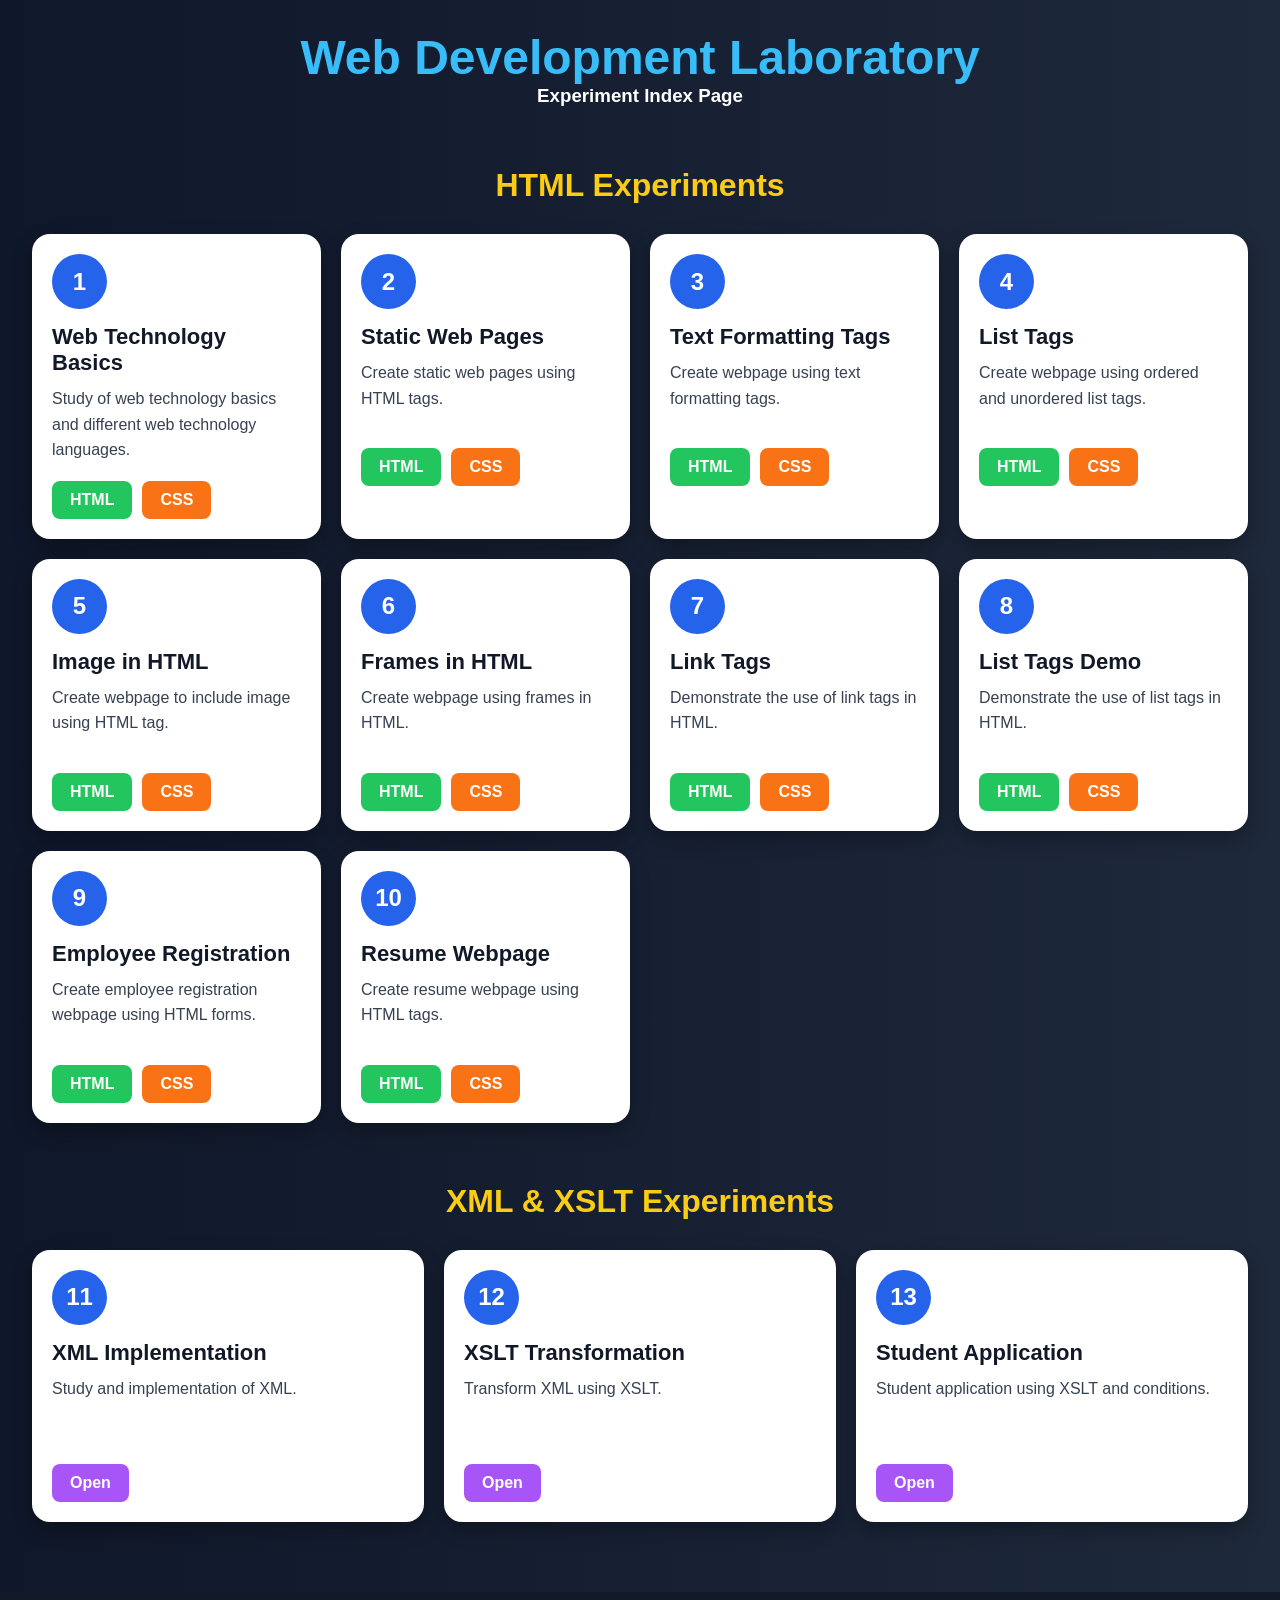
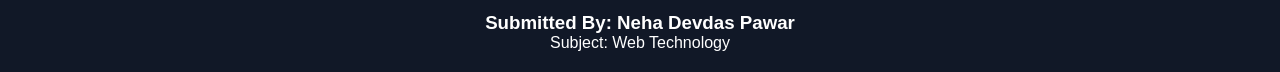
<file: index.html>
<!DOCTYPE html>
<html>

<head>

    <title>Web Development Laboratory</title>

    <!-- CSS FILES -->

    <link rel="stylesheet" href="style.css">
    <link rel="stylesheet" href="styles.css">

</head>

<body>

    <!-- HEADER -->

    <div class="header">

        <h1>Web Development Laboratory</h1>

        <h3>Experiment Index Page</h3>

    </div>

    <!-- HTML SECTION -->

    <div class="section-title">

        <h2>HTML Experiments</h2>

    </div>

    <!-- CARD CONTAINER -->

    <div class="card-container">

        <!-- EXP 1 -->

        <div class="card">

            <div class="exp-number">1</div>

            <h2>Web Technology Basics</h2>

            <p>
                Study of web technology basics and different web technology languages.
            </p>

            <div class="btn-group">

                <a href="ex1.html" class="btn html-btn">HTML</a>

                <a href="exp1.html" class="btn css-btn">CSS</a>

            </div>

        </div>

        <!-- EXP 2 -->

        <div class="card">

            <div class="exp-number">2</div>

            <h2>Static Web Pages</h2>

            <p>
                Create static web pages using HTML tags.
            </p>

            <div class="btn-group">

                <a href="ex2.html" class="btn html-btn">HTML</a>

                <a href="exp2.html" class="btn css-btn">CSS</a>

            </div>

        </div>

        <!-- EXP 3 -->

        <div class="card">

            <div class="exp-number">3</div>

            <h2>Text Formatting Tags</h2>

            <p>
                Create webpage using text formatting tags.
            </p>

            <div class="btn-group">

                <a href="ex3.html" class="btn html-btn">HTML</a>

                <a href="exp3.html" class="btn css-btn">CSS</a>

            </div>

        </div>

        <!-- EXP 4 -->

        <div class="card">

            <div class="exp-number">4</div>

            <h2>List Tags</h2>

            <p>
                Create webpage using ordered and unordered list tags.
            </p>

            <div class="btn-group">

                <a href="ex4.html" class="btn html-btn">HTML</a>

                <a href="exp4.html" class="btn css-btn">CSS</a>

            </div>

        </div>

        <!-- EXP 5 -->

        <div class="card">

            <div class="exp-number">5</div>

            <h2>Image in HTML</h2>

            <p>
                Create webpage to include image using HTML tag.
            </p>

            <div class="btn-group">

                <a href="ex5.html" class="btn html-btn">HTML</a>

                <a href="exp5.html" class="btn css-btn">CSS</a>

            </div>

        </div>

        <!-- EXP 6 -->

        <div class="card">

            <div class="exp-number">6</div>

            <h2>Frames in HTML</h2>

            <p>
                Create webpage using frames in HTML.
            </p>

            <div class="btn-group">

                <a href="ex6.html" class="btn html-btn">HTML</a>

                <a href="exp6.html" class="btn css-btn">CSS</a>

            </div>

        </div>

        <!-- EXP 7 -->

        <div class="card">

            <div class="exp-number">7</div>

            <h2>Link Tags</h2>

            <p>
                Demonstrate the use of link tags in HTML.
            </p>

            <div class="btn-group">

                <a href="ex7.html" class="btn html-btn">HTML</a>

                <a href="exp7.html" class="btn css-btn">CSS</a>

            </div>

        </div>

        <!-- EXP 8 -->

        <div class="card">

            <div class="exp-number">8</div>

            <h2>List Tags Demo</h2>

            <p>
                Demonstrate the use of list tags in HTML.
            </p>

            <div class="btn-group">

                <a href="ex8.html" class="btn html-btn">HTML</a>

                <a href="exp8.html" class="btn css-btn">CSS</a>

            </div>

        </div>

        <!-- EXP 9 -->

        <div class="card">

            <div class="exp-number">9</div>

            <h2>Employee Registration</h2>

            <p>
                Create employee registration webpage using HTML forms.
            </p>

            <div class="btn-group">

                <a href="ex9.html" class="btn html-btn">HTML</a>

                <a href="exp9.html" class="btn css-btn">CSS</a>

            </div>

        </div>

        <!-- EXP 10 -->

        <div class="card">

            <div class="exp-number">10</div>

            <h2>Resume Webpage</h2>

            <p>
                Create resume webpage using HTML tags.
            </p>

            <div class="btn-group">

                <a href="ex10.html" class="btn html-btn">HTML</a>

                <a href="exp10.html" class="btn css-btn">CSS</a>

            </div>

        </div>

    </div>

    <!-- XML SECTION -->

    <div class="section-title">

        <h2>XML & XSLT Experiments</h2>

    </div>

    <div class="card-container">

        <!-- EXP 11 -->

        <div class="card">

            <div class="exp-number">11</div>

            <h2>XML Implementation</h2>

            <p>
                Study and implementation of XML.
            </p>

            <div class="btn-group">

                <a href="exp11.xml" class="btn open-btn">Open</a>

            </div>

        </div>

        <!-- EXP 12 -->

        <div class="card">

            <div class="exp-number">12</div>

            <h2>XSLT Transformation</h2>

            <p>
                Transform XML using XSLT.
            </p>

            <div class="btn-group">

                <a href="exp12.xml" class="btn open-btn">Open</a>

            </div>

        </div>

        <!-- EXP 13 -->

        <div class="card">

            <div class="exp-number">13</div>

            <h2>Student Application</h2>

            <p>
                Student application using XSLT and conditions.
            </p>

            <div class="btn-group">

                <a href="exp13.xml" class="btn open-btn">Open</a>

            </div>

        </div>

    </div>

    <!-- FOOTER -->

    <div class="footer">

        <h3>Submitted By: Neha Devdas Pawar</h3>

        <p>Subject: Web Technology</p>

    </div>

</body>

</html>
</file>
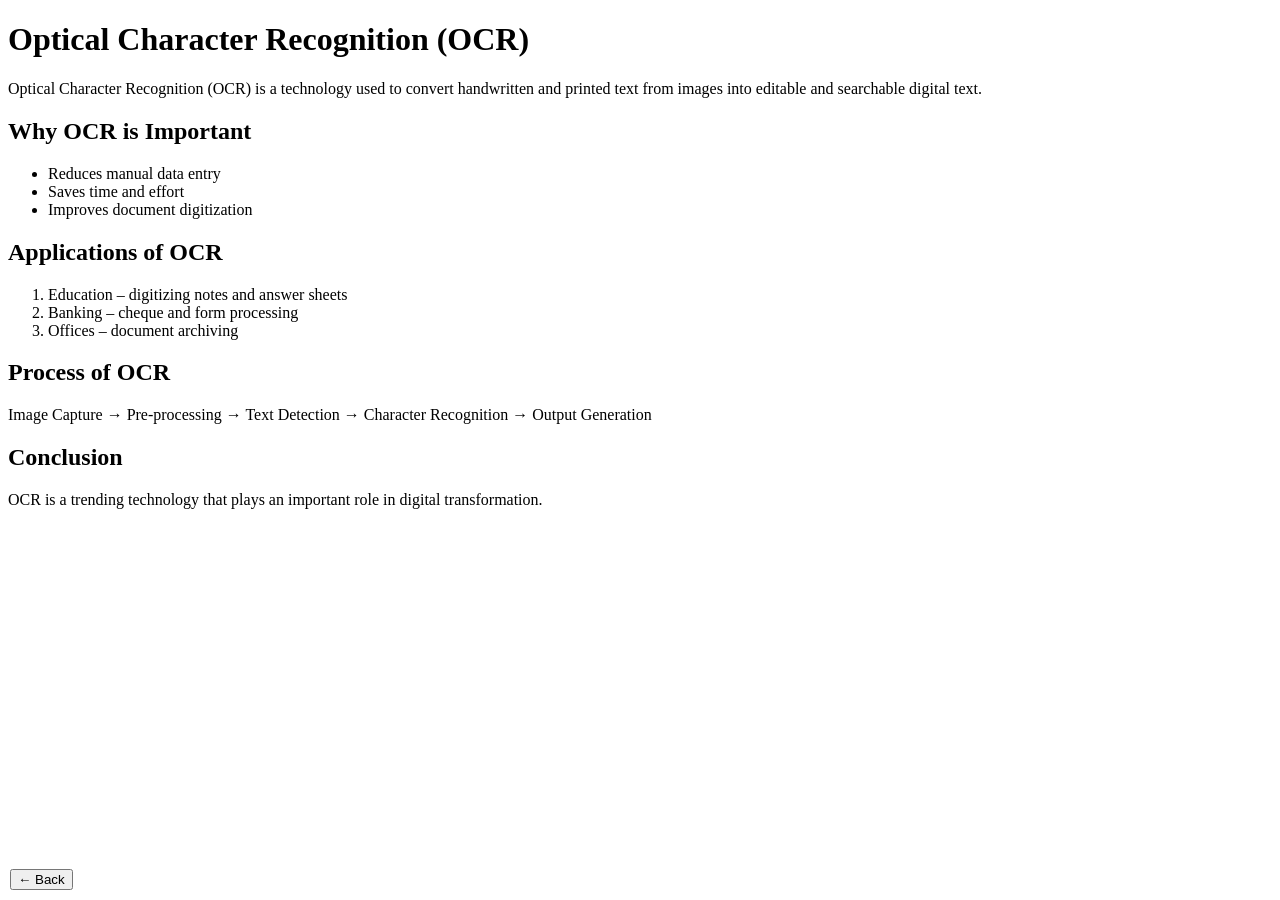
<file: ex1.html>
<!DOCTYPE html>
<html>
<head>
    <title>OCR Technology</title>
</head>
<body>

    <h1>Optical Character Recognition (OCR)</h1>

    <p>
        Optical Character Recognition (OCR) is a technology used to convert
        handwritten and printed text from images into editable and searchable
        digital text.
    </p>

    <h2>Why OCR is Important</h2>
    <ul>
        <li>Reduces manual data entry</li>
        <li>Saves time and effort</li>
        <li>Improves document digitization</li>
    </ul>

    <h2>Applications of OCR</h2>
    <ol>
        <li>Education – digitizing notes and answer sheets</li>
        <li>Banking – cheque and form processing</li>
        <li>Offices – document archiving</li>
    </ol>

    <h2>Process of OCR</h2>
    <p>
        Image Capture → Pre-processing → Text Detection →
        Character Recognition → Output Generation
    </p>

    <h2>Conclusion</h2>
    <p>
        OCR is a trending technology that plays an important role in
        digital transformation.
    </p>
<div style="position:fixed; bottom:10px; left:10px;">
    <a href="index.html">
        <button>← Back</button>
    </a>
</div>    
</body>


</html>
</file>
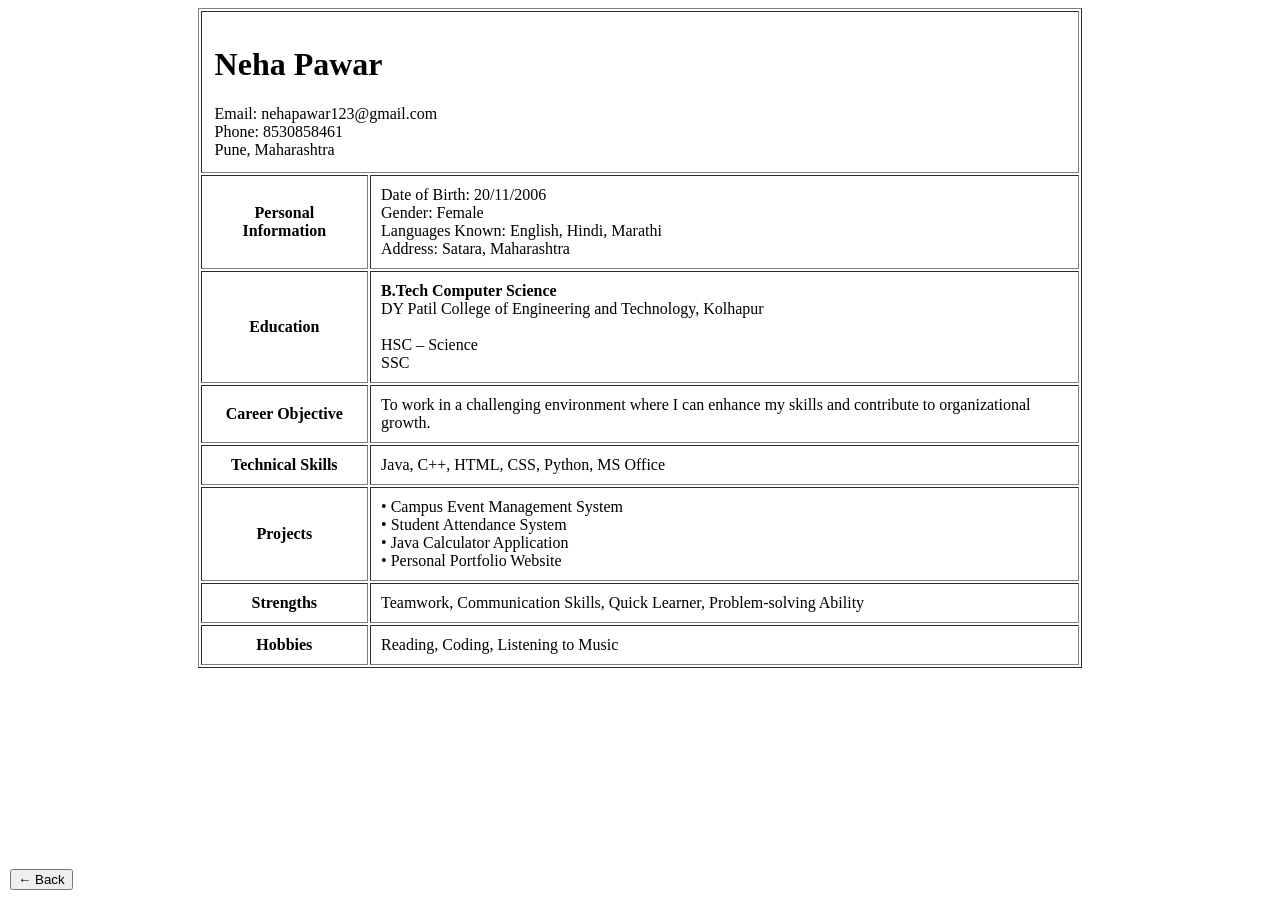
<file: ex10.html>
<!DOCTYPE html>
<html>
<head>
    <title>Aakanksha Patil Resume</title>
</head>
<body>

<center>
    <table border="1" width="70%" cellpadding="10">

        <!-- HEADER -->
        <tr>
            <td colspan="2">
                <table width="100%">
                    <tr>
                        <td>
                            <h1>Neha Pawar</h1>
                            Email: nehapawar123@gmail.com <br>
                            Phone: 8530858461 <br>
                            Pune, Maharashtra
                        </td>

                        <!-- IMAGE -->
                        
                    </tr>
                </table>
            </td>
        </tr>

        <!-- PERSONAL INFO -->
        <tr>
            <th>Personal Information</th>
            <td>
                Date of Birth: 20/11/2006<br>
                Gender: Female<br>
                Languages Known: English, Hindi, Marathi<br>
                Address: Satara, Maharashtra
            </td>
        </tr>

        <!-- EDUCATION -->
        <tr>
            <th>Education</th>
            <td>
                <b>B.Tech Computer Science</b><br>
                DY Patil College of Engineering and Technology, Kolhapur<br><br>
                HSC – Science<br>
                SSC
            </td>
        </tr>

        <!-- CAREER OBJECTIVE -->
        <tr>
            <th>Career Objective</th>
            <td>
                To work in a challenging environment where I can enhance my skills and contribute to organizational growth.
            </td>
        </tr>

        <!-- SKILLS -->
        <tr>
            <th>Technical Skills</th>
            <td>
                Java, C++, HTML, CSS, Python, MS Office
            </td>
        </tr>

        <!-- PROJECTS -->
        <tr>
            <th>Projects</th>
            <td>
                • Campus Event Management System<br>
                • Student Attendance System<br>
                • Java Calculator Application<br>
                • Personal Portfolio Website
            </td>
        </tr>

        <!-- STRENGTHS -->
        <tr>
            <th>Strengths</th>
            <td>
                Teamwork, Communication Skills, Quick Learner, Problem-solving Ability
            </td>
        </tr>

        <!-- HOBBIES -->
        <tr>
            <th>Hobbies</th>
            <td>
                Reading, Coding, Listening to Music
            </td>
        </tr>

    </table>
</center>

<div style="position:fixed; bottom:10px; left:10px;">
    <a href="index.html">
        <button>← Back</button>
    </a>
</div>   
</body>
</html>
</file>
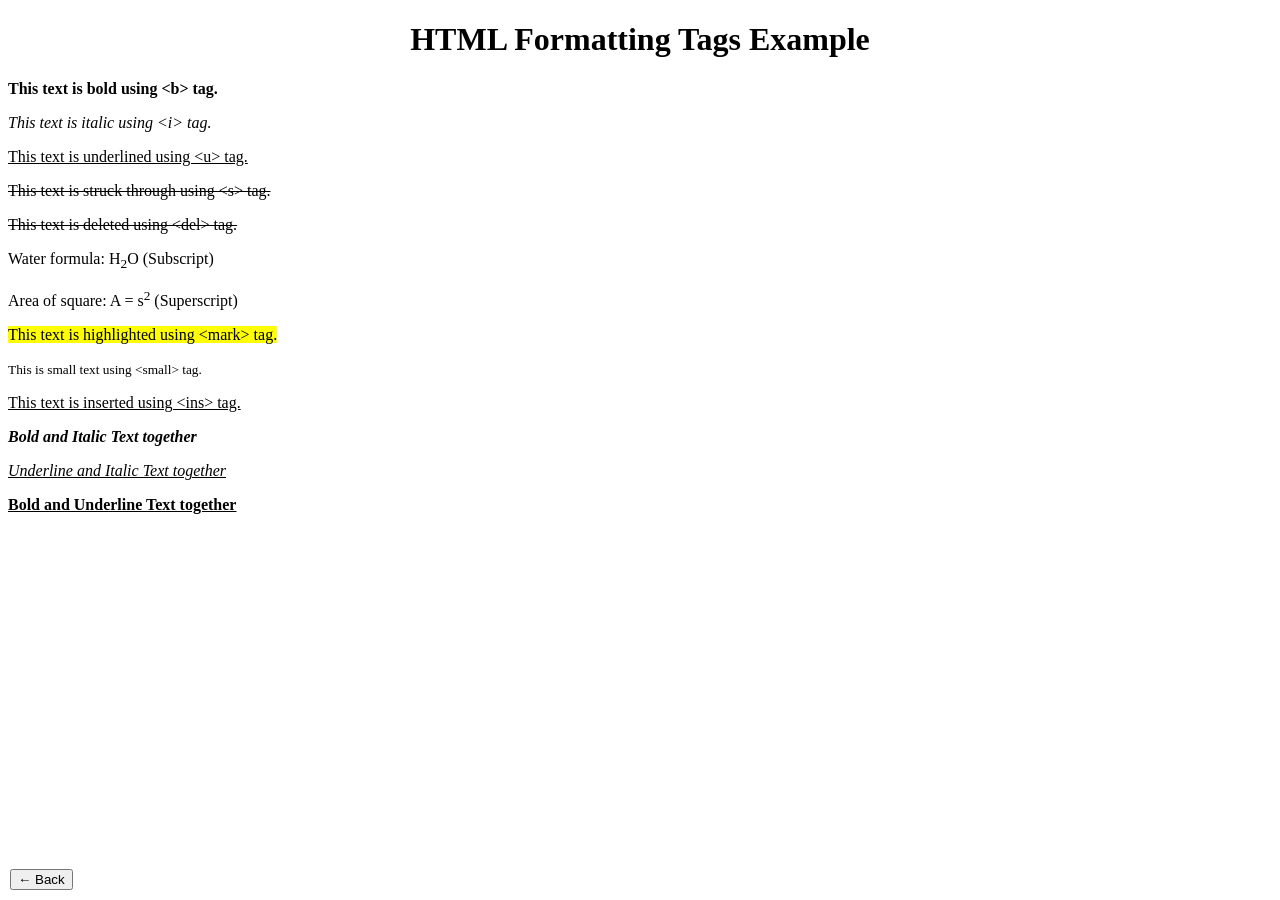
<file: ex3.html>
<!DOCTYPE html>
<html>
<head>
    <title>HTML Formatting Tags</title>
</head>
<body>

    <h1 align="center">HTML Formatting Tags Example</h1>

    <!-- Bold Text -->
    <p><b>This text is bold using &lt;b&gt; tag.</b></p>

    <!-- Italic Text -->
    <p><i>This text is italic using &lt;i&gt; tag.</i></p>

    <!-- Underlined Text -->
    <p><u>This text is underlined using &lt;u&gt; tag.</u></p>

    <!-- Strikethrough / Deleted Text -->
    <p><s>This text is struck through using &lt;s&gt; tag.</s></p>
    <p><del>This text is deleted using &lt;del&gt; tag.</del></p>

    <!-- Subscript Text -->
    <p>Water formula: H<sub>2</sub>O (Subscript)</p>

    <!-- Superscript Text -->
    <p>Area of square: A = s<sup>2</sup> (Superscript)</p>

    <!-- Highlighted Text -->
    <p><mark>This text is highlighted using &lt;mark&gt; tag.</mark></p>

    <!-- Small Text -->
    <p><small>This is small text using &lt;small&gt; tag.</small></p>

    <!-- Inserted Text -->
    <p><ins>This text is inserted using &lt;ins&gt; tag.</ins></p>

    <!-- Combined Formatting -->
    <p><b><i>Bold and Italic Text together</i></b></p>
    <p><u><i>Underline and Italic Text together</i></u></p>
    <p><b><u>Bold and Underline Text together</u></b></p>

    <div style="position:fixed; bottom:10px; left:10px;">
    <a href="index.html">
        <button>← Back</button>
    </a>
</div>   
</body>
</html>
</file>
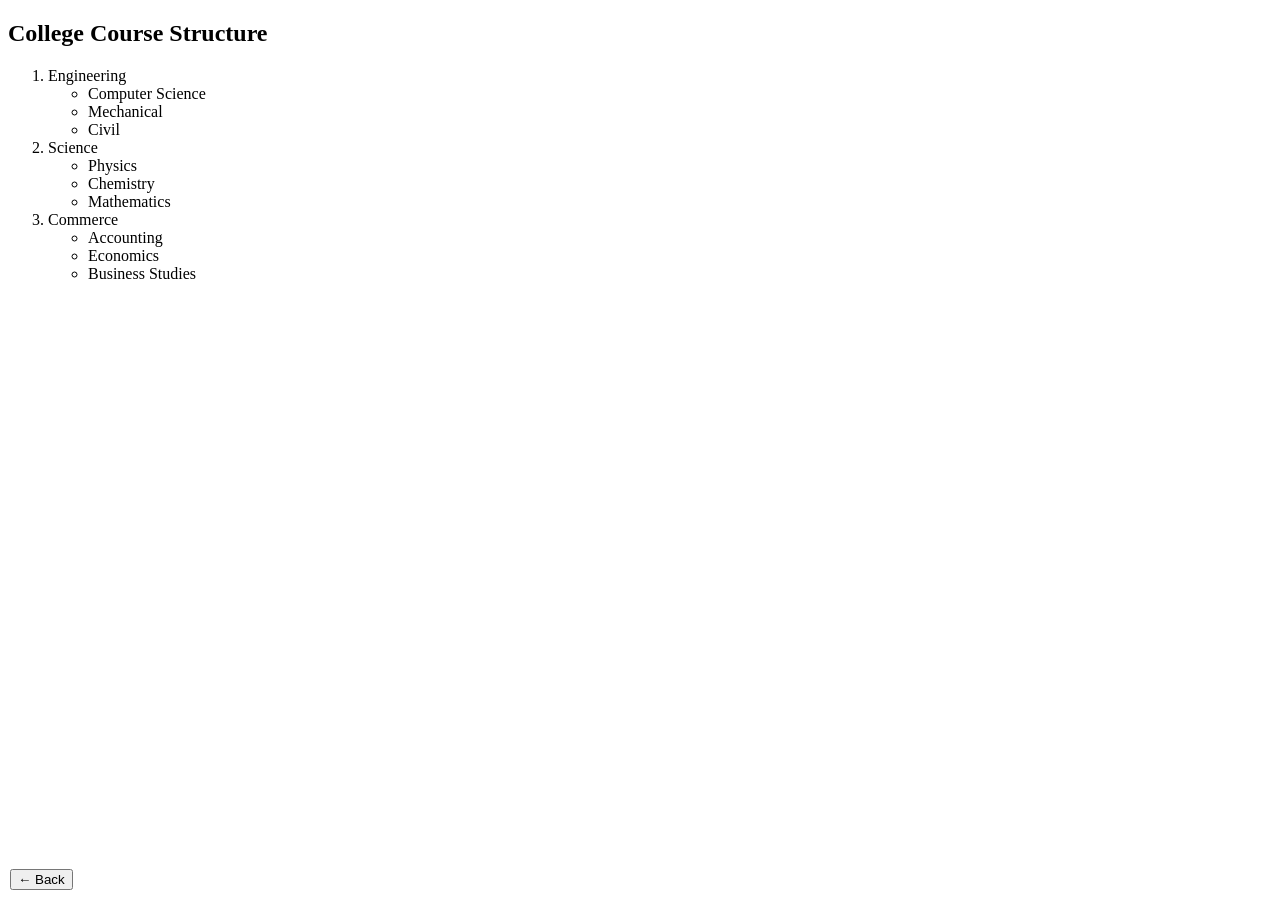
<file: ex4.html>
<!DOCTYPE html>
<html>
<head>
    <title>Nested List Example</title>
</head>
<body>

    <h2>College Course Structure</h2>

    <ol>
        <li>Engineering
            <ul>
                <li>Computer Science</li>
                <li>Mechanical</li>
                <li>Civil</li>
            </ul>
        </li>

        <li>Science
            <ul>
                <li>Physics</li>
                <li>Chemistry</li>
                <li>Mathematics</li>
            </ul>
        </li>

        <li>Commerce
            <ul>
                <li>Accounting</li>
                <li>Economics</li>
                <li>Business Studies</li>
            </ul>
        </li>
    </ol>
<div style="position:fixed; bottom:10px; left:10px;">
    <a href="index.html">
        <button>← Back</button>
    </a>
</div>   
</body>
</html>
</file>
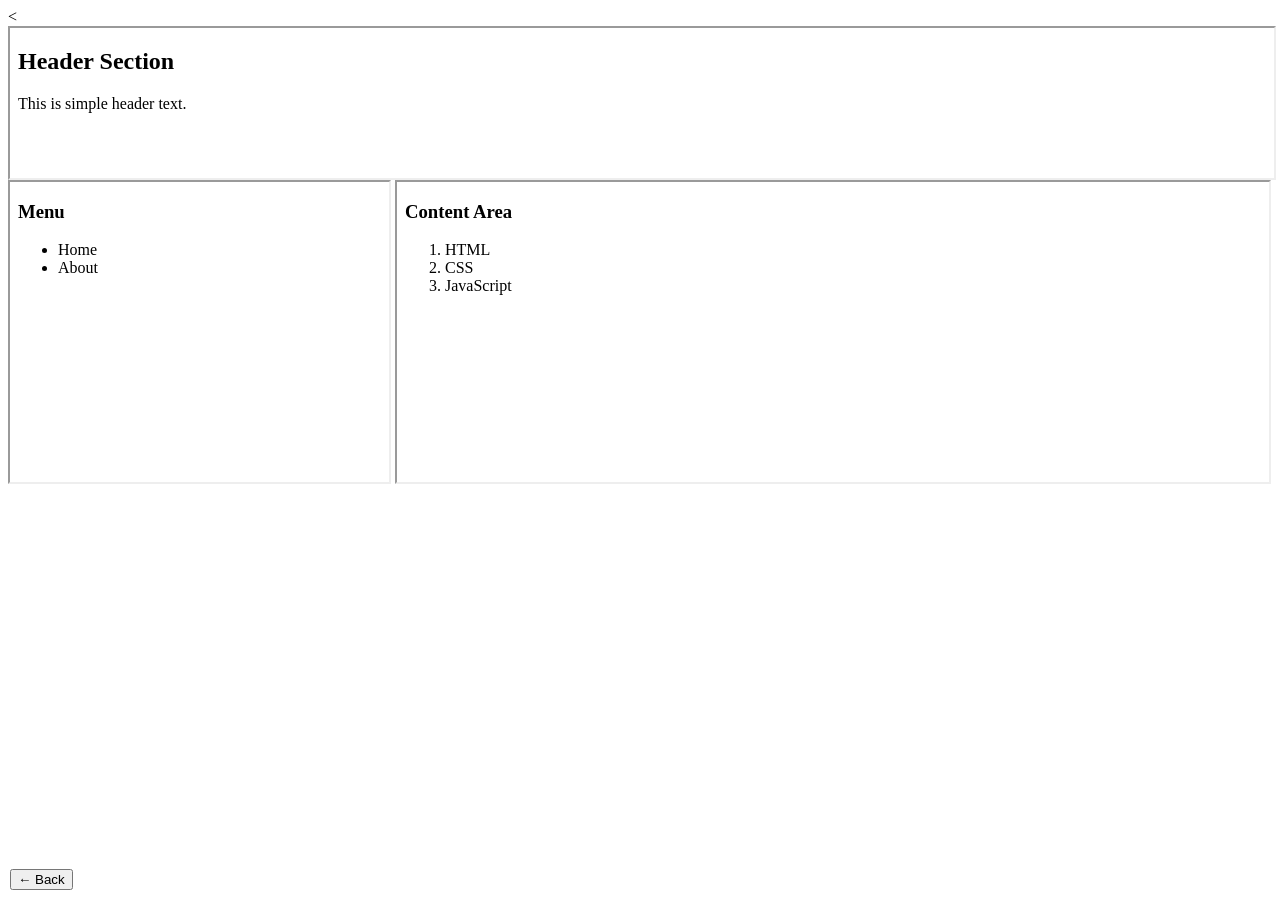
<file: ex6.html>
<<!DOCTYPE html>
<html>
<head>
    <title>Simple Iframe Layout</title>
</head>


<body>

<!-- Header -->
<iframe srcdoc="
    <h2>Header Section</h2>
    <p>This is simple header text.</p>
" width="100%" height="150"></iframe>

<br>

<!-- Left + Right -->
<iframe srcdoc="
    <h3>Menu</h3>
    <ul>
        <li>Home</li>
        <li>About</li>
    </ul>
" width="30%" height="300"></iframe>

<iframe srcdoc="
    <h3>Content Area</h3>
    <ol>
        <li>HTML</li>
        <li>CSS</li>
        <li>JavaScript</li>
    </ol>
" width="69%" height="300"></iframe>

<div style="position:fixed; bottom:10px; left:10px;">
    <a href="index.html">
        <button>← Back</button>
    </a>
</div>   
</body>
</html>
</file>
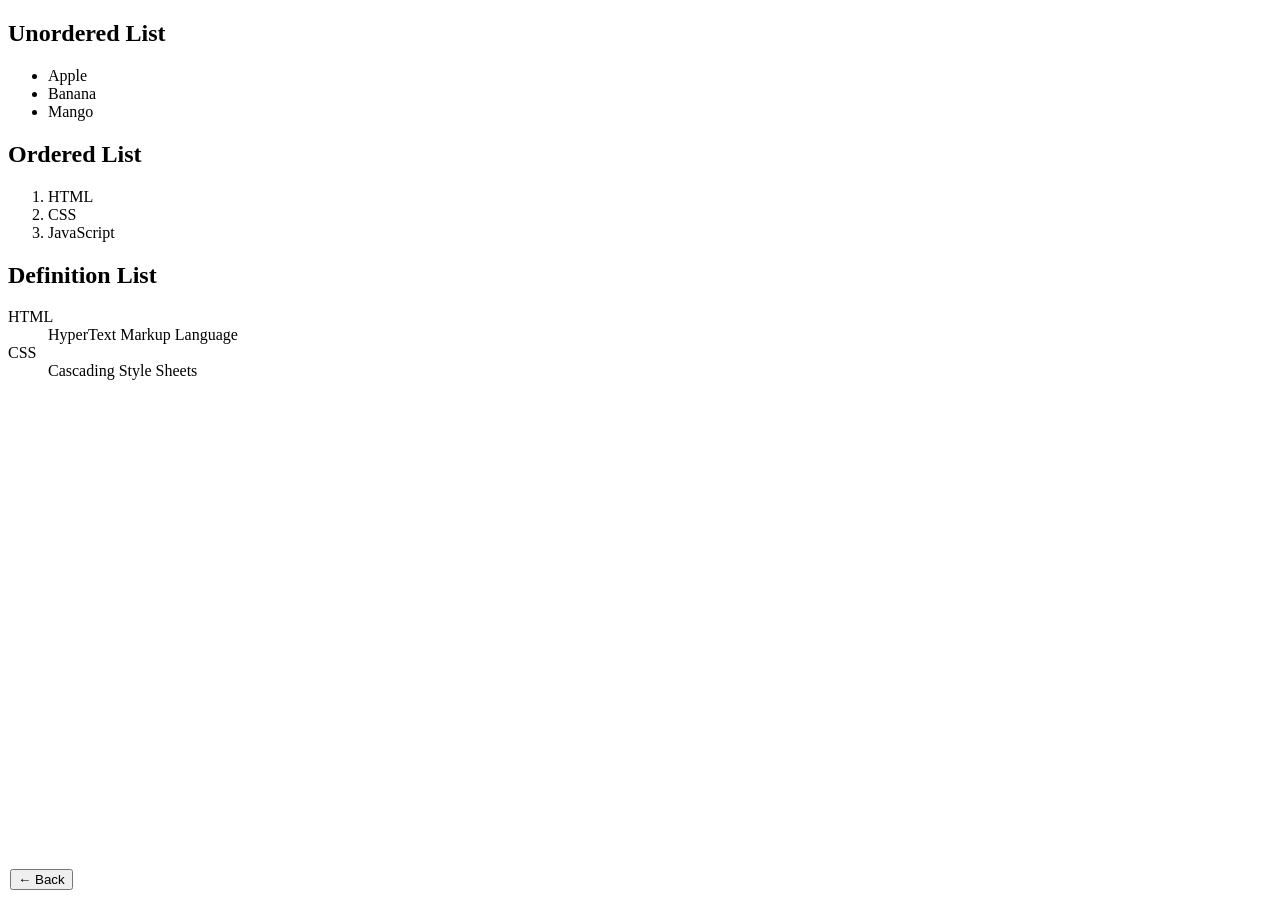
<file: ex8.html>
<!DOCTYPE html>
<html>
<head>
    <title>HTML Lists </title>
</head>
<body>

<h2>Unordered List </h2>
<ul>
    <li>Apple</li>
    <li>Banana</li>
    <li>Mango</li>
</ul>

<h2>Ordered List </h2>
<ol>
    <li>HTML</li>
    <li>CSS</li>
    <li>JavaScript</li>
</ol>

<h2>Definition List</h2>
<dl>
    <dt>HTML</dt>
    <dd>HyperText Markup Language</dd>

    <dt>CSS</dt>
    <dd>Cascading Style Sheets</dd>
</dl>

<div style="position:fixed; bottom:10px; left:10px;">
    <a href="index.html">
        <button>← Back</button>
    </a>
</div>   
</body>
</html>
</file>
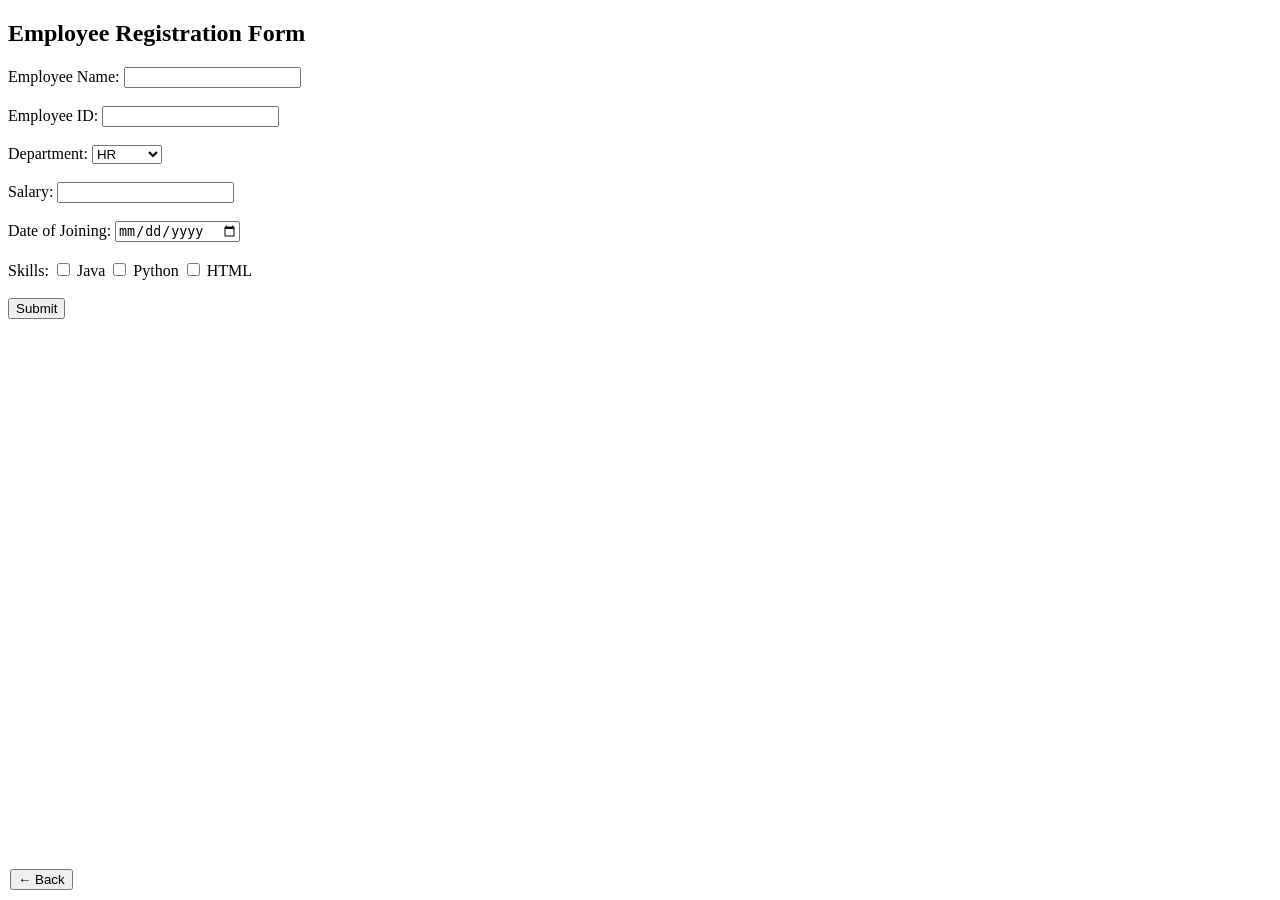
<file: ex9.html>
<!DOCTYPE html>
<html>
<head>
    <title>Employee Form</title>
</head>
<body>

<h2>Employee Registration Form</h2>

<form>
    Employee Name: <input type="text"><br><br>
    
    Employee ID: <input type="text"><br><br>
    
    Department:
    <select>
        <option>HR</option>
        <option>IT</option>
        <option>Finance</option>
    </select><br><br>
    
    Salary: <input type="number"><br><br>
    
    Date of Joining: <input type="date"><br><br>
    
    Skills:
    <input type="checkbox"> Java
    <input type="checkbox"> Python
    <input type="checkbox"> HTML<br><br>
    
    <input type="submit" value="Submit">
</form>

<div style="position:fixed; bottom:10px; left:10px;">
    <a href="index.html">
        <button>← Back</button>
    </a>
</div>   
</body>
</html>
</file>
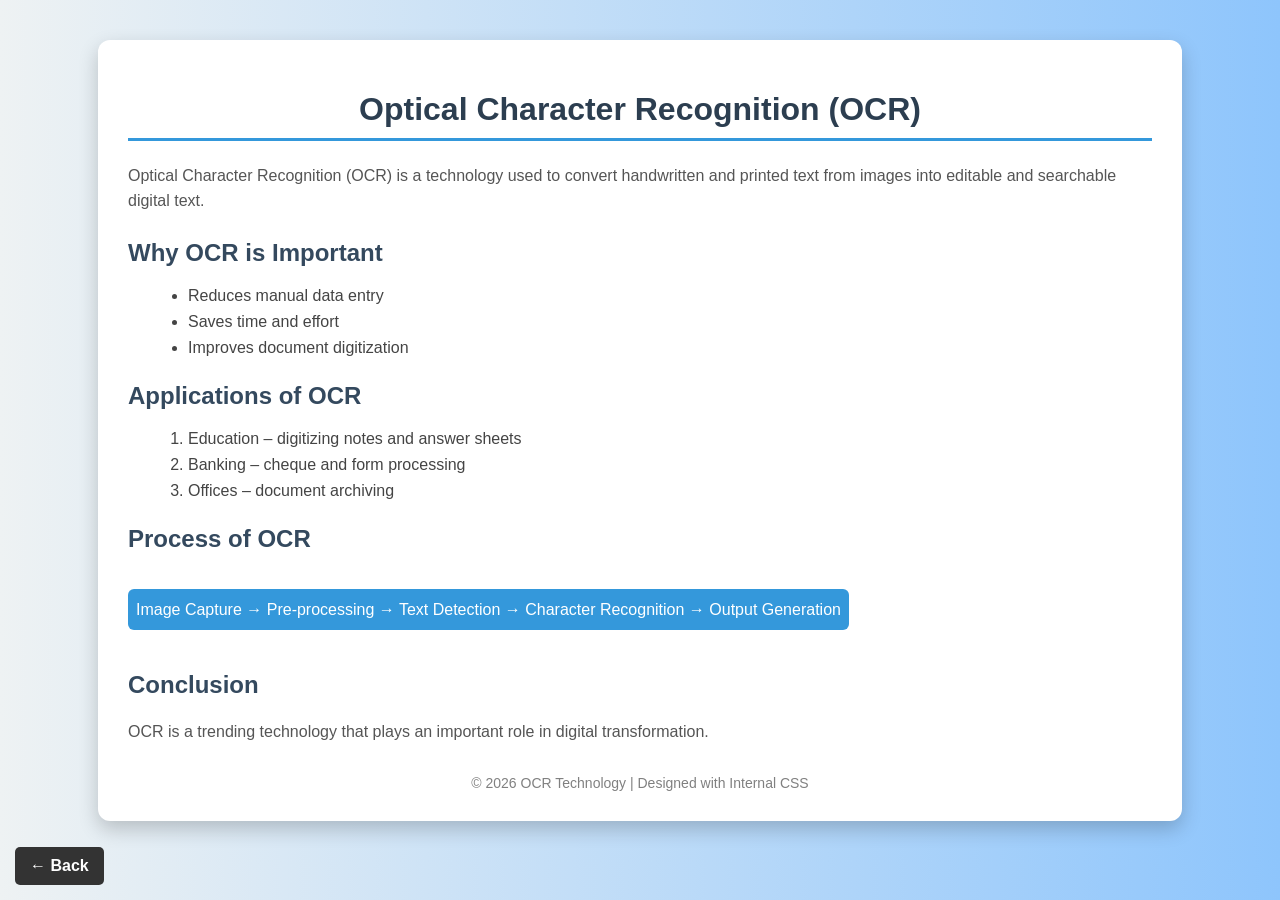
<file: exp1.html>
<!DOCTYPE html>
<html>
<head>
    <title>OCR Technology</title>

    <style>
        body {
            font-family: Arial, sans-serif;
            background: linear-gradient(to right, #eef2f3, #8ec5fc);
            margin: 0;
            padding: 0;
        }

        .container {
            width: 80%;
            margin: 40px auto;
            background: white;
            padding: 30px;
            border-radius: 12px;
            box-shadow: 0 8px 20px rgba(0,0,0,0.2);
        }

        h1 {
            text-align: center;
            color: #2c3e50;
            border-bottom: 3px solid #3498db;
            padding-bottom: 10px;
        }

        h2 {
            color: #34495e;
            margin-top: 25px;
        }

        p {
            font-size: 16px;
            line-height: 1.6;
            color: #555;
        }

        ul, ol {
            margin-left: 20px;
            font-size: 16px;
            color: #444;
        }

        li {
            margin-bottom: 8px;
        }

        .highlight {
            background: #3498db;
            color: white;
            padding: 8px;
            border-radius: 6px;
            display: inline-block;
        }

        footer {
            text-align: center;
            margin-top: 30px;
            font-size: 14px;
            color: gray;
        }

            
.back-btn {
    position: fixed;
    bottom: 15px;
    left: 15px;
    background: #333;
    color: white;
    padding: 10px 15px;
    text-decoration: none;
    border-radius: 5px;
    font-weight: bold;
}

/* Hover effect */
.back-btn:hover {
    background: red;
}

    </style>

</head>

<body>

    <div class="container">

        <h1>Optical Character Recognition (OCR)</h1>

        <p>
            Optical Character Recognition (OCR) is a technology used to convert
            handwritten and printed text from images into editable and searchable
            digital text.
        </p>

        <h2>Why OCR is Important</h2>
        <ul>
            <li>Reduces manual data entry</li>
            <li>Saves time and effort</li>
            <li>Improves document digitization</li>
        </ul>

        <h2>Applications of OCR</h2>
        <ol>
            <li>Education – digitizing notes and answer sheets</li>
            <li>Banking – cheque and form processing</li>
            <li>Offices – document archiving</li>
        </ol>

        <h2>Process of OCR</h2>
        <p class="highlight">
            Image Capture → Pre-processing → Text Detection →
            Character Recognition → Output Generation
        </p>

        <h2>Conclusion</h2>
        <p>
            OCR is a trending technology that plays an important role in
            digital transformation.
        </p>

        <footer>
            © 2026 OCR Technology | Designed with Internal CSS
        </footer>

    </div>
<a href="index.html" class="back-btn">← Back</a>
</body>
</html>
</file>
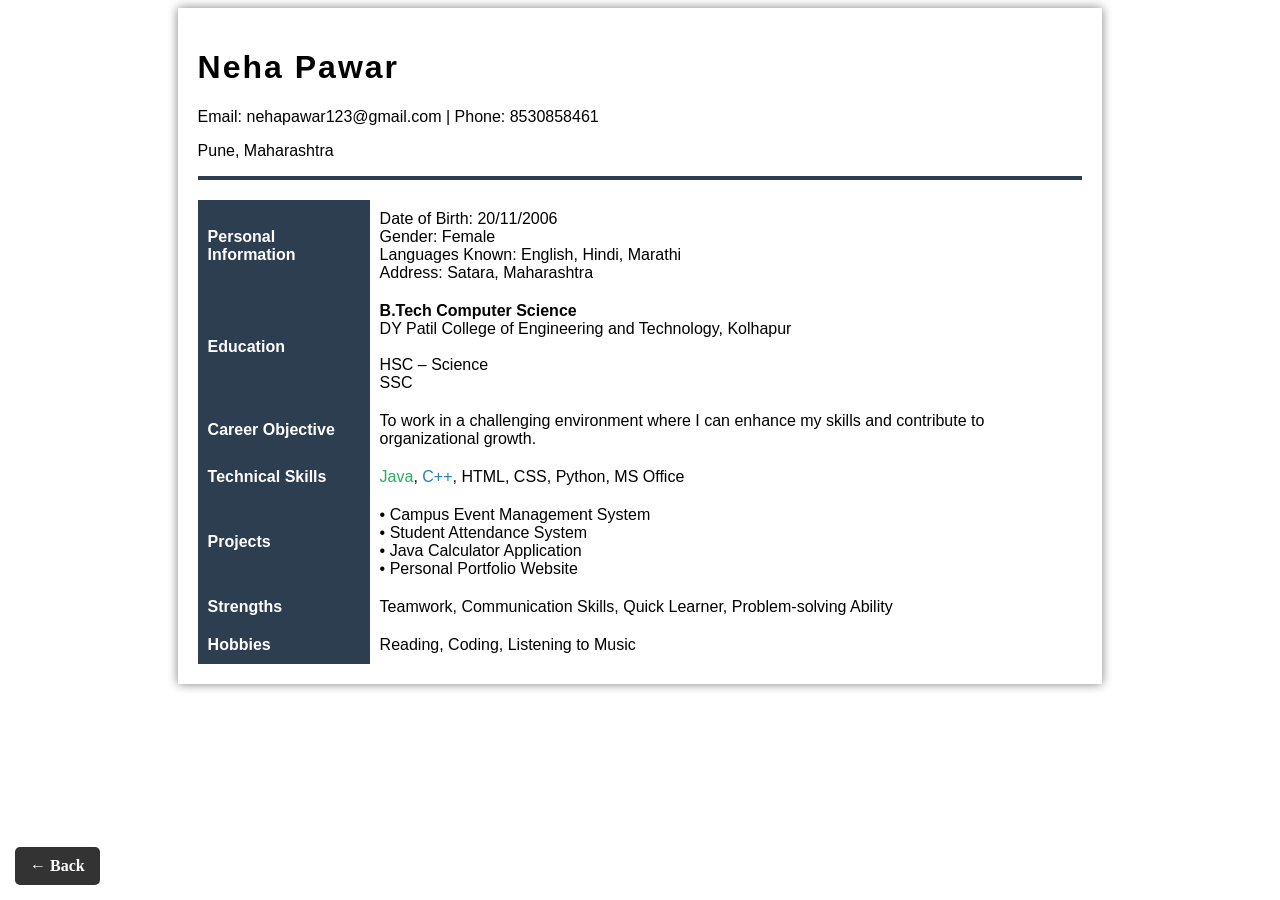
<file: exp10.html>
<!DOCTYPE html>
<html>
<head>
    <title>Neha Pawar Resume</title>
    <style>
        .back-btn {
    position: fixed;
    bottom: 15px;
    left: 15px;
    background: #333;
    color: white;
    padding: 10px 15px;
    text-decoration: none;
    border-radius: 5px;
    font-weight: bold;
}

/* Hover effect */
.back-btn:hover {
    background: red;
}
    </style>
        
</head>
<body>

<div class="resume" style="width:70%; margin:auto; font-family:Arial; background:white; padding:20px; box-shadow:0px 0px 10px gray;">

    <!-- HEADER -->
    <div class="header" style="border-bottom: 4px solid #2c3e50; display:flex; justify-content:space-between; align-items:center;">

        <div>
            <h1 style="letter-spacing: 2px;">Neha Pawar</h1>
            <p>Email: nehapawar123@gmail.com | Phone: 8530858461</p>
            <p>Pune, Maharashtra</p>
        </div>

        <!-- IMAGE ADDED -->
       
    </div>

    <!-- TABLE FORMAT -->
    <table style="width:100%; border-collapse:collapse; margin-top:20px;">

        <tr>
            <th style="background:#2c3e50; color:white; padding:10px; text-align:left;">Personal Information</th>
            <td style="padding:10px;">
                Date of Birth: 20/11/2006<br>
                Gender: Female<br>
                Languages Known: English, Hindi, Marathi<br>
                Address: Satara, Maharashtra
            </td>
        </tr>

        <tr>
            <th style="background:#2c3e50; color:white; padding:10px; text-align:left;">Education</th>
            <td style="padding:10px;">
                <b>B.Tech Computer Science</b><br>
                DY Patil College of Engineering and Technology, Kolhapur<br><br>
                HSC – Science<br>
                SSC
            </td>
        </tr>

        <tr>
            <th style="background:#2c3e50; color:white; padding:10px; text-align:left;">Career Objective</th>
            <td style="padding:10px;">
                To work in a challenging environment where I can enhance my skills and contribute to organizational growth.
            </td>
        </tr>

        <tr>
            <th style="background:#2c3e50; color:white; padding:10px; text-align:left;">Technical Skills</th>
            <td style="padding:10px;">
                <span style="color:#27ae60;">Java</span>, 
                <span style="color:#2980b9;">C++</span>, 
                HTML, CSS, Python, MS Office
            </td>
        </tr>

        <tr>
            <th style="background:#2c3e50; color:white; padding:10px; text-align:left;">Projects</th>
            <td style="padding:10px;">
                • Campus Event Management System<br>
                • Student Attendance System<br>
                • Java Calculator Application<br>
                • Personal Portfolio Website
            </td>
        </tr>

        <tr>
            <th style="background:#2c3e50; color:white; padding:10px; text-align:left;">Strengths</th>
            <td style="padding:10px;">
                Teamwork, Communication Skills, Quick Learner, Problem-solving Ability
            </td>
        </tr>

        <tr>
            <th style="background:#2c3e50; color:white; padding:10px; text-align:left;">Hobbies</th>
            <td style="padding:10px;">
                Reading, Coding, Listening to Music
            </td>
        </tr>

    </table>

</div>
<a href="index.html" class="back-btn">← Back</a>
</body>
</html>
</file>
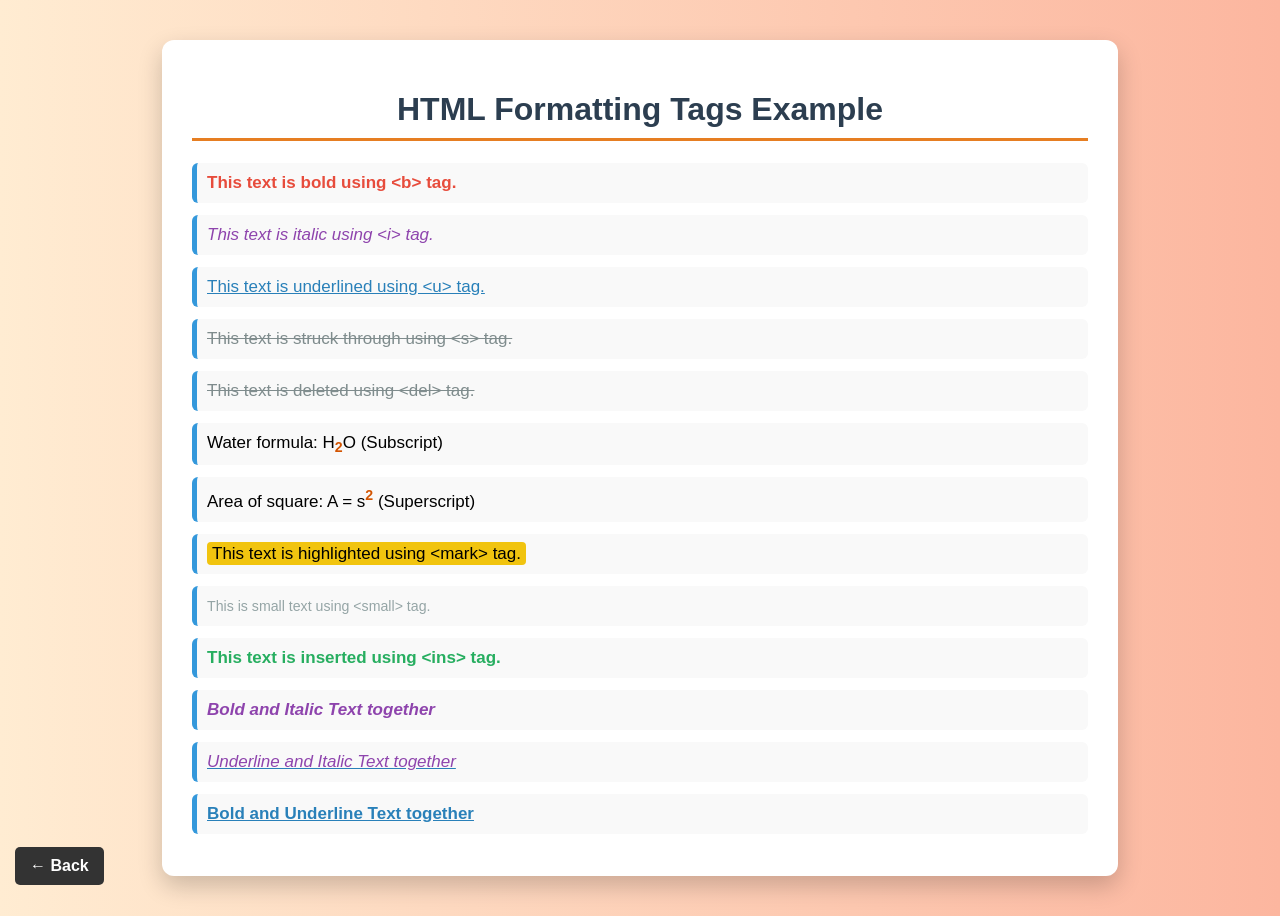
<file: exp3.html>
<!DOCTYPE html>
<html>
<head>
    <title>HTML Formatting Tags</title>

    <style>
        body {
            font-family: 'Segoe UI', sans-serif;
            background: linear-gradient(to right, #ffecd2, #fcb69f);
            margin: 0;
            padding: 0;
        }

        .container {
            width: 70%;
            margin: 40px auto;
            background: white;
            padding: 30px;
            border-radius: 12px;
            box-shadow: 0 10px 25px rgba(0,0,0,0.2);
        }

        h1 {
            text-align: center;
            color: #2c3e50;
            border-bottom: 3px solid #e67e22;
            padding-bottom: 10px;
        }

        p {
            font-size: 17px;
            margin: 12px 0;
            padding: 10px;
            border-left: 5px solid #3498db;
            background: #f9f9f9;
            border-radius: 6px;
        }

        b {
            color: #e74c3c;
        }

        i {
            color: #8e44ad;
        }

        u {
            color: #2980b9;
        }

        s, del {
            color: #7f8c8d;
        }

        mark {
            background: #f1c40f;
            padding: 2px 5px;
            border-radius: 4px;
        }

        small {
            color: #95a5a6;
        }

        ins {
            color: #27ae60;
            text-decoration: none;
            font-weight: bold;
        }

        sub, sup {
            color: #d35400;
            font-weight: bold;
        }

        p:hover {
            background: #ecf0f1;
            transform: scale(1.02);
            transition: 0.3s;
        }
        .back-btn {
    position: fixed;
    bottom: 15px;
    left: 15px;
    background: #333;
    color: white;
    padding: 10px 15px;
    text-decoration: none;
    border-radius: 5px;
    font-weight: bold;
}

/* Hover effect */
.back-btn:hover {
    background: red;
}
    </style>

</head>

<body>

<div class="container">

    <h1>HTML Formatting Tags Example</h1>

    <!-- Bold Text -->
    <p><b>This text is bold using &lt;b&gt; tag.</b></p>

    <!-- Italic Text -->
    <p><i>This text is italic using &lt;i&gt; tag.</i></p>

    <!-- Underlined Text -->
    <p><u>This text is underlined using &lt;u&gt; tag.</u></p>

    <!-- Strikethrough / Deleted Text -->
    <p><s>This text is struck through using &lt;s&gt; tag.</s></p>
    <p><del>This text is deleted using &lt;del&gt; tag.</del></p>

    <!-- Subscript Text -->
    <p>Water formula: H<sub>2</sub>O (Subscript)</p>

    <!-- Superscript Text -->
    <p>Area of square: A = s<sup>2</sup> (Superscript)</p>

    <!-- Highlighted Text -->
    <p><mark>This text is highlighted using &lt;mark&gt; tag.</mark></p>

    <!-- Small Text -->
    <p><small>This is small text using &lt;small&gt; tag.</small></p>

    <!-- Inserted Text -->
    <p><ins>This text is inserted using &lt;ins&gt; tag.</ins></p>

    <!-- Combined Formatting -->
    <p><b><i>Bold and Italic Text together</i></b></p>
    <p><u><i>Underline and Italic Text together</i></u></p>
    <p><b><u>Bold and Underline Text together</u></b></p>

</div>
<a href="index.html" class="back-btn">← Back</a>
</body>
</html>
</file>
<file: style.css>
body{
    margin:0;
    padding:0;
    font-family:Arial;
    background:linear-gradient(to right,#0f172a,#1e293b);
}

.header{
    text-align:center;
    padding:30px;
}

.header h1{
    color:#38bdf8;
    font-size:48px;
}

.header h3{
    color:white;
}

.section-title{
    text-align:center;
    margin:30px 0;
}

.section-title h2{
    color:#facc15;
    font-size:32px;
}

.footer{
    background:#111827;
    color:white;
    text-align:center;
    padding:20px;
    margin-top:40px;
}
</file>
<file: styles.css>
*{
    margin:0;
    padding:0;
    box-sizing:border-box;
}

.card-container{

    width:95%;

    margin:auto;

    display:grid;

    grid-template-columns:repeat(auto-fit,minmax(250px,1fr));

    gap:20px;

    padding-bottom:30px;
}

.card{

    background:white;

    border-radius:18px;

    padding:20px;

    box-shadow:0 8px 20px rgba(0,0,0,0.3);

    transition:0.3s;
}

.card:hover{

    transform:translateY(-8px);
}

.exp-number{

    width:55px;

    height:55px;

    border-radius:50%;

    background:#2563eb;

    color:white;

    display:flex;

    justify-content:center;

    align-items:center;

    font-size:24px;

    font-weight:bold;

    margin-bottom:15px;
}

.card h2{

    color:#111827;

    margin-bottom:10px;

    font-size:22px;
}

.card p{

    color:#374151;

    line-height:1.6;

    margin-bottom:18px;

    min-height:70px;
}

.btn-group{

    display:flex;

    gap:10px;
}

.btn{

    text-decoration:none;

    padding:10px 18px;

    border-radius:8px;

    color:white;

    font-weight:bold;
}

.html-btn{
    background:#22c55e;
}

.css-btn{
    background:#f97316;
}

.open-btn{
    background:#a855f7;
}

.btn:hover{
    opacity:0.8;
}
</file>
